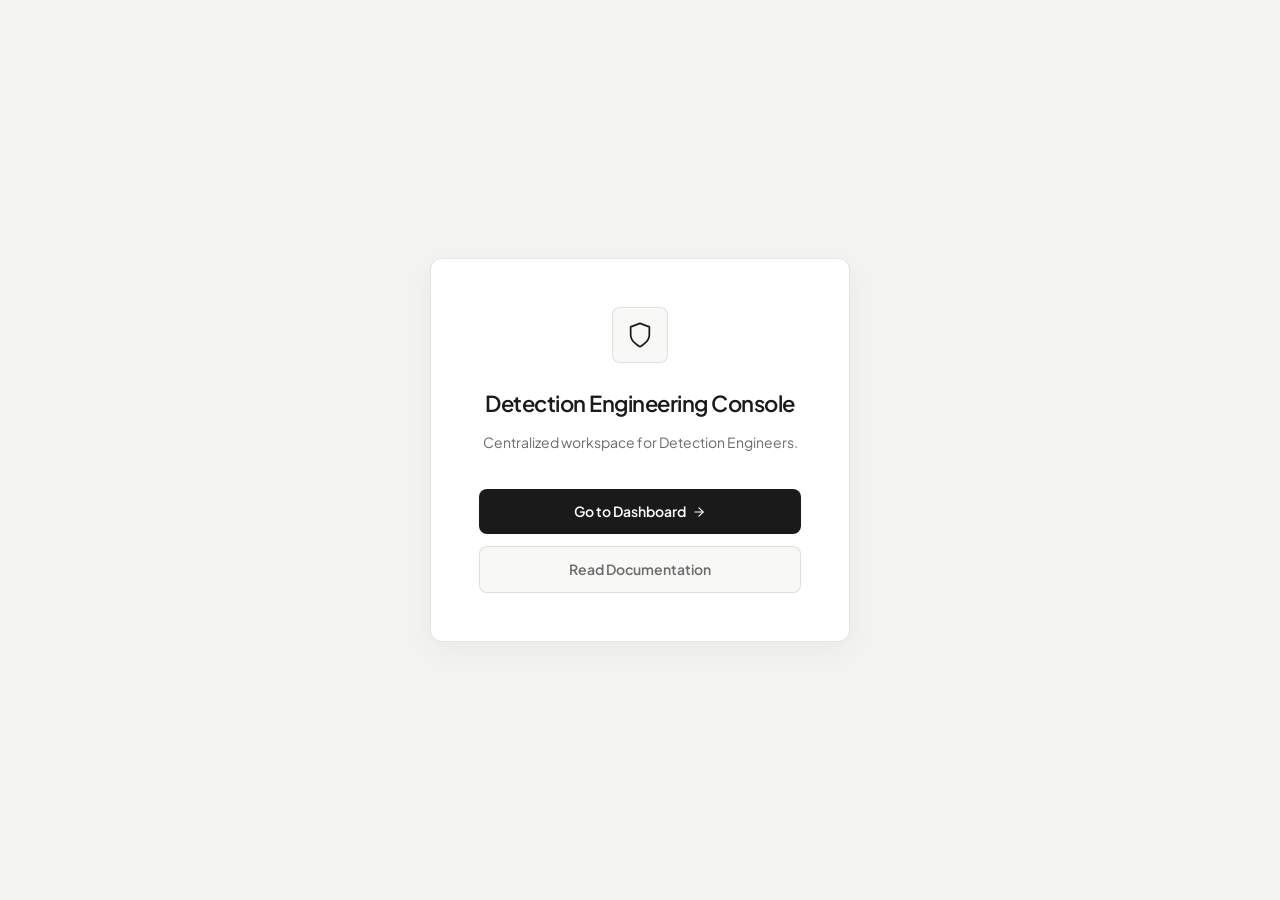
<file: index.html>
<!DOCTYPE html>
<html lang="en">
<head>
    <meta charset="UTF-8">
    <meta name="viewport" content="width=device-width, initial-scale=1.0">
    <title>Home - DE Console</title>
    <link rel="preconnect" href="https://fonts.googleapis.com">
    <link rel="preconnect" href="https://fonts.gstatic.com" crossorigin>
    <link href="https://fonts.googleapis.com/css2?family=Plus+Jakarta+Sans:wght@400;500;600;700&family=JetBrains+Mono:wght@400;500&display=swap" rel="stylesheet">
    <link rel="stylesheet" href="css/style.css">
    <style>
        body {
            background-color: var(--color-bg-sidebar);
            display: flex;
            align-items: center;
            justify-content: center;
            min-height: 100vh;
            margin: 0;
            padding: 20px;
        }

        .gateway-card {
            background: var(--color-bg-primary);
            border: 1px solid var(--color-border);
            border-radius: var(--radius-lg);
            padding: 48px;
            width: 100%;
            max-width: 420px;
            text-align: center;
            box-shadow: 0 10px 30px rgba(0,0,0,0.04);
            animation: slide-up 0.5s ease-out;
        }

        .gateway-logo {
            display: inline-flex;
            align-items: center;
            justify-content: center;
            width: 56px;
            height: 56px;
            background: var(--color-bg-secondary);
            border: 1px solid var(--color-border);
            border-radius: var(--radius-md);
            margin-bottom: 24px;
            color: var(--color-text-primary);
        }

        .gateway-logo svg {
            width: 28px;
            height: 28px;
            stroke: currentColor;
            fill: none;
            stroke-width: 1.5;
            stroke-linecap: round;
            stroke-linejoin: round;
        }

        .gateway-title {
            font-size: 22px;
            font-weight: 600;
            color: var(--color-text-primary);
            margin-bottom: 12px;
            letter-spacing: -0.5px;
        }

        .gateway-subtitle {
            font-size: 14px;
            color: var(--color-text-secondary);
            margin-bottom: 36px;
            line-height: 1.5;
        }

        .gateway-action {
            display: flex;
            flex-direction: column;
            gap: 12px;
        }

        .gateway-btn {
            width: 100%;
            justify-content: center;
            padding: 12px 16px;
            font-size: 14px;
            border-radius: var(--radius-md);
        }

        @keyframes slide-up {
            from {
                opacity: 0;
                transform: translateY(15px);
            }
            to {
                opacity: 1;
                transform: translateY(0);
            }
        }
    </style>
</head>
<body>

    <div class="gateway-card">
        <div class="gateway-logo">
            <svg viewBox="0 0 24 24">
                <path d="M12 22s8-4 8-10V5l-8-3-8 3v7c0 6 8 10 8 10z"></path>
            </svg>
        </div>
        
        <h1 class="gateway-title">Detection Engineering Console</h1>
        
        <p class="gateway-subtitle">Centralized workspace for Detection Engineers.</p>
        
        <div class="gateway-action">
            <a href="index.php" class="btn btn-primary gateway-btn">
                <span>Go to Dashboard</span>
                <svg viewBox="0 0 24 24" width="16" height="16" stroke="currentColor" fill="none" stroke-width="2" stroke-linecap="round" stroke-linejoin="round">
                    <line x1="5" y1="12" x2="19" y2="12"></line>
                    <polyline points="12 5 19 12 12 19"></polyline>
                </svg>
            </a>
            
            <a href="docs.html" class="btn btn-secondary gateway-btn">
                <span>Read Documentation</span>
            </a>
        </div>
    </div>

</body>
</html>
</file>
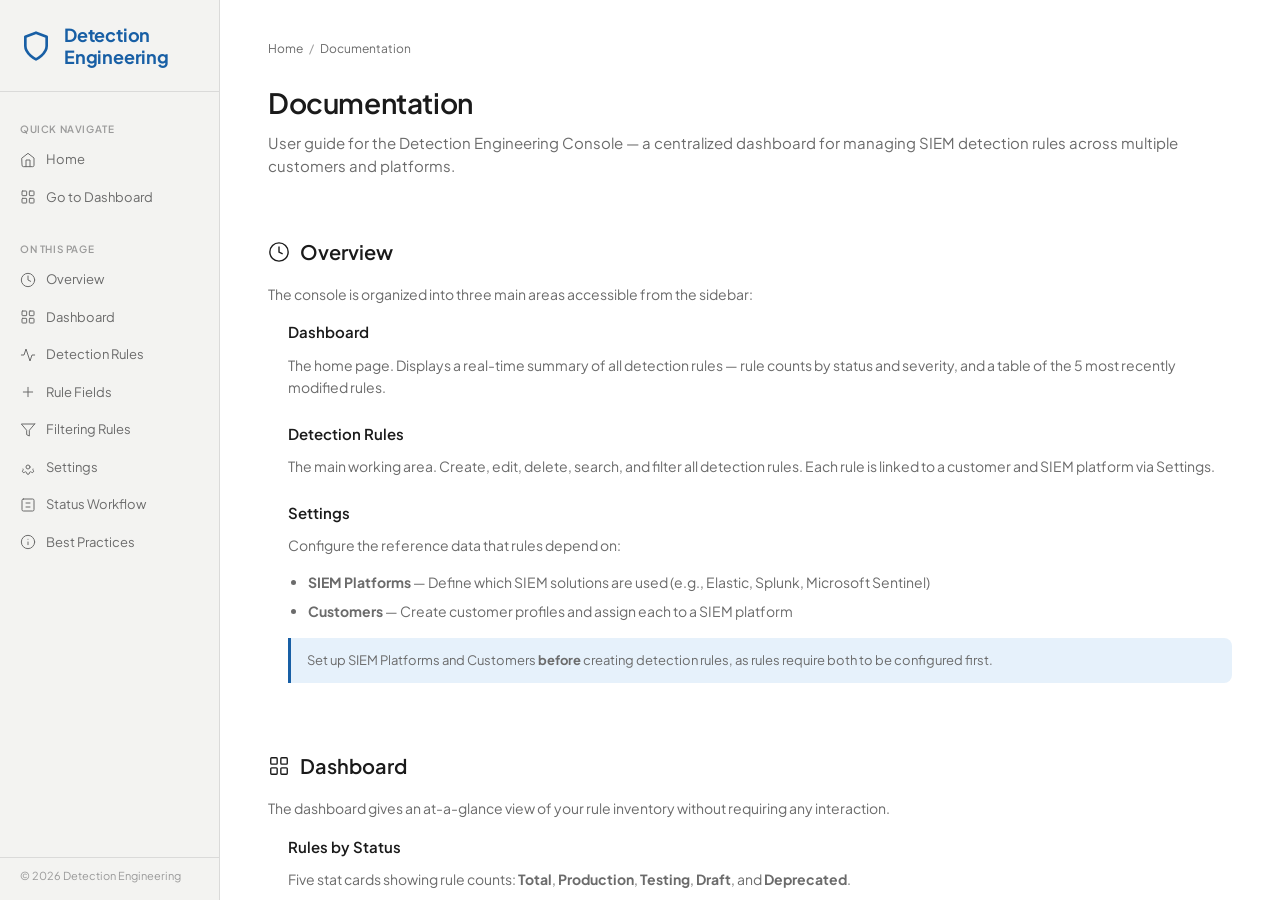
<file: docs.html>
<!DOCTYPE html>
<html lang="en">
<head>
    <meta charset="UTF-8">
    <meta name="viewport" content="width=device-width, initial-scale=1.0">
    <title>Documentation - DE Console</title>
    <link rel="preconnect" href="https://fonts.googleapis.com">
    <link rel="preconnect" href="https://fonts.gstatic.com" crossorigin>
    <link href="https://fonts.googleapis.com/css2?family=Plus+Jakarta+Sans:wght@400;500;600;700&family=JetBrains+Mono:wght@400;500&display=swap" rel="stylesheet">
    <link rel="stylesheet" href="css/style.css">
    <style>
        html { scroll-behavior: smooth; }
        .main-content {
            margin-left: 220px;
            height: 100vh;
            overflow-y: auto;
            padding: 40px 48px;
        }
        .help-section {
            margin-bottom: 48px;
        }
        .help-section h2 {
            font-size: 20px;
            font-weight: 600;
            margin-bottom: 16px;
            color: var(--color-text-primary);
            display: flex;
            align-items: center;
            gap: 10px;
            padding-top: 20px;
        }
        .help-section p { color: var(--color-text-secondary); line-height: 1.6; margin-bottom: 16px; }
        .help-subsection { margin-left: 20px; margin-bottom: 24px; }
        .help-subsection h3 { font-size: 15px; font-weight: 600; color: var(--color-text-primary); margin-bottom: 10px; }
        .help-subsection ul, .help-subsection ol { padding-left: 20px; color: var(--color-text-secondary); margin-bottom: 16px; }
        .help-subsection li { margin-bottom: 8px; line-height: 1.5; }
        .help-icon { width: 22px; height: 22px; stroke: currentColor; fill: none; stroke-width: 1.5; }
        .step-box { background: var(--color-bg-secondary); padding: 16px; border-radius: var(--radius-md); margin: 12px 0; border: 1px solid var(--color-border); }
        .step-number { display: inline-block; background: var(--color-text-primary); color: var(--color-bg-primary); width: 24px; height: 24px; border-radius: 50%; text-align: center; line-height: 24px; font-weight: 600; font-size: 12px; margin-right: 10px; }
        .field-table { width: 100%; border-collapse: collapse; font-size: 13px; margin-bottom: 16px; }
        .field-table th { text-align: left; padding: 8px 12px; font-size: 11px; font-weight: 600; color: var(--color-text-secondary); border-bottom: 2px solid var(--color-border); background: var(--color-bg-secondary); text-transform: uppercase; letter-spacing: 0.3px; }
        .field-table td { padding: 10px 12px; border-bottom: 1px solid var(--color-border); vertical-align: top; color: var(--color-text-secondary); }
        .field-table td:first-child { font-weight: 500; color: var(--color-text-primary); font-family: var(--font-mono); font-size: 12px; white-space: nowrap; }
        .field-table tr:last-child td { border-bottom: none; }
        .req-badge { display: inline-flex; padding: 1px 7px; border-radius: var(--radius-pill); font-size: 10px; font-weight: 600; background: var(--color-critical-bg); color: var(--color-critical); white-space: nowrap; }
        .opt-badge { display: inline-flex; padding: 1px 7px; border-radius: var(--radius-pill); font-size: 10px; font-weight: 600; background: var(--color-bg-secondary); color: var(--color-text-tertiary); white-space: nowrap; }
        .info-box { background: var(--color-medium-bg); border-left: 3px solid var(--color-medium); padding: 12px 16px; border-radius: 0 var(--radius-md) var(--radius-md) 0; font-size: 13px; color: var(--color-text-secondary); margin: 12px 0; line-height: 1.6; }
        .warn-box { background: var(--color-high-bg); border-left: 3px solid var(--color-high); padding: 12px 16px; border-radius: 0 var(--radius-md) var(--radius-md) 0; font-size: 13px; color: var(--color-text-secondary); margin: 12px 0; line-height: 1.6; }
        .status-flow { display: flex; align-items: center; gap: 8px; flex-wrap: wrap; margin: 16px 0; }
        .status-flow .arrow { color: var(--color-text-tertiary); font-size: 16px; }
    </style>
</head>
<body>
    <div class="app-layout">
        <!-- Sidebar / TOC -->
        <aside class="sidebar">
            <div class="sidebar-logo">
                <svg width="32" height="32" viewBox="0 0 24 24" fill="none" stroke="currentColor" stroke-width="2" stroke-linecap="round" stroke-linejoin="round" style="flex-shrink: 0;"><path d="M12 22s8-4 8-10V5l-8-3-8 3v7c0 6 8 10 8 10z"></path></svg>
                <span>Detection<br>Engineering</span>
            </div>

            <div class="sidebar-section" style="margin-top: 4px;">Quick Navigate</div>
            <a href="index.html" class="sidebar-item">
                <svg viewBox="0 0 24 24" fill="none" stroke="currentColor" stroke-width="2" stroke-linecap="round" stroke-linejoin="round"><path d="M3 9l9-7 9 7v11a2 2 0 0 1-2 2H5a2 2 0 0 1-2-2z"></path><polyline points="9 22 9 12 15 12 15 22"></polyline></svg>
                Home
            </a>
            <a href="index.php" class="sidebar-item">
                <svg viewBox="0 0 24 24"><rect x="3" y="3" width="7" height="7" rx="1"/><rect x="14" y="3" width="7" height="7" rx="1"/><rect x="3" y="14" width="7" height="7" rx="1"/><rect x="14" y="14" width="7" height="7" rx="1"/></svg>
                Go to Dashboard
            </a>

            <div class="sidebar-section" style="margin-top: 12px;">On This Page</div>
            <a href="#overview" class="sidebar-item">
                <svg viewBox="0 0 24 24"><circle cx="12" cy="12" r="10"></circle><polyline points="12 6 12 12 16 14"></polyline></svg>
                Overview
            </a>
            <a href="#dashboard" class="sidebar-item">
                <svg viewBox="0 0 24 24"><rect x="3" y="3" width="7" height="7" rx="1"/><rect x="14" y="3" width="7" height="7" rx="1"/><rect x="3" y="14" width="7" height="7" rx="1"/><rect x="14" y="14" width="7" height="7" rx="1"/></svg>
                Dashboard
            </a>
            <a href="#managing-rules" class="sidebar-item">
                <svg viewBox="0 0 24 24"><polyline points="22 12 18 12 15 21 9 3 6 12 2 12"></polyline></svg>
                Detection Rules
            </a>
            <a href="#rule-fields" class="sidebar-item">
                <svg viewBox="0 0 24 24"><path d="M12 5v14M5 12h14"></path></svg>
                Rule Fields
            </a>
            <a href="#filtering-rules" class="sidebar-item">
                <svg viewBox="0 0 24 24"><polygon points="22 3 2 3 10 12.46 10 19 14 21 14 12.46 22 3"></polygon></svg>
                Filtering Rules
            </a>
            <a href="#managing-settings" class="sidebar-item">
                <svg viewBox="0 0 24 24"><circle cx="12" cy="12" r="3"></circle><path d="M19.4 15a1.65 1.65 0 0 0 .33 1.82l.06.06a2 2 0 1 1-2.83 2.83l-.06-.06a1.65 1.65 0 0 0-1.82-.33 1.65 1.65 0 0 0-1 1.51V21a2 2 0 0 1-4 0v-.09A1.65 1.65 0 0 0 9 19.4a1.65 1.65 0 0 0-1.82.33l-.06.06a2 2 0 1 1-2.83-2.83l.06-.06A1.65 1.65 0 0 0 4.68 15"></path></svg>
                Settings
            </a>
            <a href="#rule-status-workflow" class="sidebar-item">
                <svg viewBox="0 0 24 24"><rect x="3" y="3" width="18" height="18" rx="2"></rect><line x1="9" y1="9" x2="15" y2="9"></line><line x1="9" y1="15" x2="15" y2="15"></line></svg>
                Status Workflow
            </a>
            <a href="#best-practices" class="sidebar-item">
                <svg viewBox="0 0 24 24"><circle cx="12" cy="12" r="10"></circle><line x1="12" y1="16" x2="12" y2="12"></line><line x1="12" y1="8" x2="12.01" y2="8"></line></svg>
                Best Practices
            </a>

            <div class="sidebar-spacer"></div>
            <div class="sidebar-footer">
                &copy; <span id="current-year"></span> Detection Engineering
            </div>
        </aside>

        <!-- Content -->
        <main class="main-content">
            <div class="breadcrumb" style="margin-bottom: 24px;">
                <a href="index.html">Home</a>
                <span class="separator">/</span>
                <span>Documentation</span>
            </div>

            <h1 class="page-title" style="font-size: 28px; margin-bottom: 8px;">Documentation</h1>
            <p style="color: var(--color-text-secondary); margin-bottom: 40px; font-size: 15px;">
                User guide for the Detection Engineering Console — a centralized dashboard for managing SIEM detection rules across multiple customers and platforms.
            </p>

            <!-- Overview -->
            <div id="overview" class="help-section">
                <h2>
                    <svg class="help-icon" viewBox="0 0 24 24"><circle cx="12" cy="12" r="10"></circle><polyline points="12 6 12 12 16 14"></polyline></svg>
                    Overview
                </h2>
                <p>The console is organized into three main areas accessible from the sidebar:</p>

                <div class="help-subsection">
                    <h3>Dashboard</h3>
                    <p>The home page. Displays a real-time summary of all detection rules — rule counts by status and severity, and a table of the 5 most recently modified rules.</p>
                </div>

                <div class="help-subsection">
                    <h3>Detection Rules</h3>
                    <p>The main working area. Create, edit, delete, search, and filter all detection rules. Each rule is linked to a customer and SIEM platform via Settings.</p>
                </div>

                <div class="help-subsection">
                    <h3>Settings</h3>
                    <p>Configure the reference data that rules depend on:</p>
                    <ul>
                        <li><strong>SIEM Platforms</strong> — Define which SIEM solutions are used (e.g., Elastic, Splunk, Microsoft Sentinel)</li>
                        <li><strong>Customers</strong> — Create customer profiles and assign each to a SIEM platform</li>
                    </ul>
                    <div class="info-box">Set up SIEM Platforms and Customers <strong>before</strong> creating detection rules, as rules require both to be configured first.</div>
                </div>
            </div>

            <!-- Dashboard -->
            <div id="dashboard" class="help-section">
                <h2>
                    <svg class="help-icon" viewBox="0 0 24 24"><rect x="3" y="3" width="7" height="7" rx="1"/><rect x="14" y="3" width="7" height="7" rx="1"/><rect x="3" y="14" width="7" height="7" rx="1"/><rect x="14" y="14" width="7" height="7" rx="1"/></svg>
                    Dashboard
                </h2>
                <p>The dashboard gives an at-a-glance view of your rule inventory without requiring any interaction.</p>

                <div class="help-subsection">
                    <h3>Rules by Status</h3>
                    <p>Five stat cards showing rule counts: <strong>Total</strong>, <strong>Production</strong>, <strong>Testing</strong>, <strong>Draft</strong>, and <strong>Deprecated</strong>.</p>
                </div>

                <div class="help-subsection">
                    <h3>Rules by Severity</h3>
                    <p>Four stat cards showing counts by severity level: <strong>Critical</strong>, <strong>High</strong>, <strong>Medium</strong>, and <strong>Low</strong>.</p>
                </div>

                <div class="help-subsection">
                    <h3>Recently Modified</h3>
                    <p>A table showing the <strong>5 most recently modified rules</strong>, sorted by Modified Date descending. Columns: Rule Name, Customer, Platform, Severity, Status, Modified, Modified By.</p>
                </div>
            </div>

            <!-- Detection Rules -->
            <div id="managing-rules" class="help-section">
                <h2>
                    <svg class="help-icon" viewBox="0 0 24 24"><polyline points="22 12 18 12 15 21 9 3 6 12 2 12"></polyline></svg>
                    Detection Rules
                </h2>

                <div class="help-subsection">
                    <h3>Adding a Rule</h3>
                    <div class="step-box">
                        <span class="step-number">1</span>
                        <strong>Go to Detection Rules</strong> — Click "Detection Rules" in the sidebar
                    </div>
                    <div class="step-box">
                        <span class="step-number">2</span>
                        <strong>Click "Add Rule"</strong> — Button at the top right
                    </div>
                    <div class="step-box">
                        <span class="step-number">3</span>
                        <strong>Fill in the form</strong> — Fields marked with <strong>*</strong> are required. See <a href="#rule-fields" style="color: var(--color-primary);">Rule Fields</a> for details.
                    </div>
                    <div class="step-box">
                        <span class="step-number">4</span>
                        <strong>Click "Save Rule"</strong> — Rule is saved and you are returned to the Detection Rules list
                    </div>
                </div>

                <div class="help-subsection">
                    <h3>Editing a Rule</h3>
                    <p>Click the <strong>pencil icon</strong> on any row in the rules table. The form opens pre-filled with the current values. Make changes and click "Update Rule".</p>
                </div>

                <div class="help-subsection">
                    <h3>Deleting a Rule</h3>
                    <p>Click the <strong>trash icon</strong> on any row. A confirmation dialog will appear before deletion. This action cannot be undone.</p>
                </div>

                <div class="help-subsection">
                    <h3>Rules Table Columns</h3>
                    <p>The table displays: No, Rule Name, Customer, Platform, Tactic, Technique, Severity, Status, Created, Modified, Created By, Modified By, and Actions. Dates are shown in human-readable format (e.g., "17 Apr 2026"). The table scrolls horizontally on smaller screens.</p>
                </div>
            </div>

            <!-- Rule Fields -->
            <div id="rule-fields" class="help-section">
                <h2>
                    <svg class="help-icon" viewBox="0 0 24 24"><path d="M12 5v14M5 12h14"></path></svg>
                    Rule Fields Reference
                </h2>
                <p>Complete reference for every field in the Add / Edit Rule form.</p>

                <table class="field-table">
                    <thead>
                        <tr>
                            <th>Field</th>
                            <th>Required</th>
                            <th>Description</th>
                        </tr>
                    </thead>
                    <tbody>
                        <tr>
                            <td>Customer</td>
                            <td><span class="req-badge">Required</span></td>
                            <td>The customer this rule is deployed for. Must be pre-configured in Settings → Customers.</td>
                        </tr>
                        <tr>
                            <td>Rule Name</td>
                            <td><span class="req-badge">Required</span></td>
                            <td>A clear, descriptive name for the detection. Max 200 characters.</td>
                        </tr>
                        <tr>
                            <td>Detection Logic</td>
                            <td><span class="req-badge">Required</span></td>
                            <td>The actual query or logic used in the SIEM to detect the threat (e.g., SPL for Splunk, KQL for Elastic/Sentinel).</td>
                        </tr>
                        <tr>
                            <td>Created By</td>
                            <td><span class="req-badge">Required</span></td>
                            <td>Name or identifier of the person who created this rule. Used for audit trail.</td>
                        </tr>
                        <tr>
                            <td>Modified By</td>
                            <td><span class="req-badge">Required</span></td>
                            <td>Name or identifier of the person who last modified this rule. Update this field whenever you edit the rule.</td>
                        </tr>
                        <tr>
                            <td>MITRE Tactic</td>
                            <td><span class="opt-badge">Optional</span></td>
                            <td>ATT&amp;CK tactic this rule maps to. Options: Reconnaissance, Resource Development, Initial Access, Execution, Persistence, Privilege Escalation, Defense Evasion, Credential Access, Discovery, Lateral Movement, Collection, Command and Control, Exfiltration, Impact.</td>
                        </tr>
                        <tr>
                            <td>MITRE Technique</td>
                            <td><span class="opt-badge">Optional</span></td>
                            <td>Technique ID from ATT&amp;CK, e.g., <code style="font-family: var(--font-mono); font-size: 12px;">T1078</code>. Max 100 characters.</td>
                        </tr>
                        <tr>
                            <td>Severity</td>
                            <td><span class="opt-badge">Default: Low</span></td>
                            <td>Risk level of the detection. Options: <span class="badge badge-critical">Critical</span> <span class="badge badge-high">High</span> <span class="badge badge-medium">Medium</span> <span class="badge badge-low">Low</span></td>
                        </tr>
                        <tr>
                            <td>Status</td>
                            <td><span class="opt-badge">Default: Draft</span></td>
                            <td>Lifecycle stage of the rule. Options: <span class="badge badge-draft">Draft</span> <span class="badge badge-testing">Testing</span> <span class="badge badge-production">Production</span> <span class="badge badge-deprecated">Deprecated</span></td>
                        </tr>
                        <tr>
                            <td>Created Date</td>
                            <td><span class="opt-badge">Default: Today</span></td>
                            <td>Date the rule was originally created. Defaults to today's date.</td>
                        </tr>
                        <tr>
                            <td>Modified Date</td>
                            <td><span class="opt-badge">Default: Today</span></td>
                            <td>Date of the last modification. Update this when editing the rule.</td>
                        </tr>
                    </tbody>
                </table>
            </div>

            <!-- Filtering Rules -->
            <div id="filtering-rules" class="help-section">
                <h2>
                    <svg class="help-icon" viewBox="0 0 24 24"><polygon points="22 3 2 3 10 12.46 10 19 14 21 14 12.46 22 3"></polygon></svg>
                    Filtering &amp; Searching Rules
                </h2>
                <p>The filter panel on the Detection Rules page lets you narrow down the rules table using multiple criteria simultaneously. Active filters are shown as tags below the filter panel.</p>

                <div class="help-subsection">
                    <h3>Search Bar</h3>
                    <p>Full-text search across <strong>Rule Name</strong> and <strong>MITRE Technique</strong> fields. Supports partial matches.</p>
                </div>

                <div class="help-subsection">
                    <h3>Dropdown Filters</h3>
                    <ul>
                        <li><strong>Customer</strong> — Filter rules belonging to a specific customer</li>
                        <li><strong>SIEM</strong> — Filter rules by the customer's SIEM platform</li>
                        <li><strong>Tactic</strong> — Filter by MITRE ATT&amp;CK tactic (all 14 tactics available)</li>
                        <li><strong>Severity</strong> — Filter by severity: Critical, High, Medium, or Low</li>
                        <li><strong>Status</strong> — Filter by lifecycle status: Draft, Testing, Production, or Deprecated</li>
                    </ul>
                </div>

                <div class="help-subsection">
                    <h3>Date Range Filters</h3>
                    <ul>
                        <li><strong>Created From → To</strong> — Filter rules by Created Date range</li>
                        <li><strong>Modified From → To</strong> — Filter rules by Modified Date range</li>
                    </ul>
                    <p>You can set only a start date, only an end date, or both to define a range.</p>
                </div>

                <div class="help-subsection">
                    <h3>Text Filters</h3>
                    <ul>
                        <li><strong>Created By</strong> — Partial match search on the Created By field</li>
                        <li><strong>Modified By</strong> — Partial match search on the Modified By field</li>
                        <li><strong>MITRE Technique</strong> — Partial match search on the Technique field</li>
                    </ul>
                </div>

                <div class="help-subsection">
                    <h3>Applying and Clearing Filters</h3>
                    <ul>
                        <li>Click <strong>"Filter"</strong> to apply the selected criteria</li>
                        <li>Click <strong>"Clear All"</strong> (appears when filters are active) to reset all filters</li>
                        <li>The result counter <em>"Showing X of Y rules"</em> updates to reflect active filters</li>
                    </ul>
                </div>
            </div>

            <!-- Managing Settings -->
            <div id="managing-settings" class="help-section">
                <h2>
                    <svg class="help-icon" viewBox="0 0 24 24"><circle cx="12" cy="12" r="3"></circle><path d="M19.4 15a1.65 1.65 0 0 0 .33 1.82l.06.06a2 2 0 1 1-2.83 2.83l-.06-.06a1.65 1.65 0 0 0-1.82-.33 1.65 1.65 0 0 0-1 1.51V21a2 2 0 0 1-4 0v-.09A1.65 1.65 0 0 0 9 19.4a1.65 1.65 0 0 0-1.82.33l-.06.06a2 2 0 1 1-2.83-2.83l.06-.06A1.65 1.65 0 0 0 4.68 15"></path></svg>
                    Settings
                </h2>
                <p>Settings contains two tabs: <strong>SIEM Platforms</strong> and <strong>Customers</strong>. Configure these before creating any rules.</p>

                <div class="help-subsection">
                    <h3>SIEM Platforms</h3>
                    <p>Manage the list of SIEM solutions used in your environment.</p>
                    <ul>
                        <li><strong>Add</strong> — Click "Add Platform", enter a name (e.g., Elastic, Splunk, Microsoft Sentinel), and click Save</li>
                        <li><strong>Edit</strong> — Click the pencil icon on a platform row to rename it</li>
                        <li><strong>Delete</strong> — Click the trash icon. Deletion is blocked if any Customer is still assigned to this platform</li>
                    </ul>
                    <div class="warn-box"><strong>Note:</strong> Deleting a SIEM platform that has customers assigned will show an error message. Remove or reassign all customers from that platform first.</div>
                </div>

                <div class="help-subsection">
                    <h3>Customers</h3>
                    <p>Manage customer profiles. Each customer is assigned to exactly one SIEM platform.</p>
                    <ul>
                        <li><strong>Add</strong> — Click "Add Customer", enter a name and select a SIEM platform, then click Save</li>
                        <li><strong>Edit</strong> — Click the pencil icon to update a customer's name or SIEM assignment</li>
                        <li><strong>Delete</strong> — Click the trash icon. Deletion is blocked if any Detection Rule references this customer</li>
                    </ul>
                    <div class="warn-box"><strong>Note:</strong> Deleting a customer that has rules assigned will show an error message. Delete or reassign all rules for that customer first.</div>
                </div>
            </div>

            <!-- Status Workflow -->
            <div id="rule-status-workflow" class="help-section">
                <h2>
                    <svg class="help-icon" viewBox="0 0 24 24"><rect x="3" y="3" width="18" height="18" rx="2"></rect><line x1="9" y1="9" x2="15" y2="9"></line><line x1="9" y1="15" x2="15" y2="15"></line></svg>
                    Rule Status Workflow
                </h2>
                <p>Each rule moves through a lifecycle. Status is updated manually via the Edit Rule form.</p>

                <div class="status-flow">
                    <span class="badge badge-draft">Draft</span>
                    <span class="arrow">→</span>
                    <span class="badge badge-testing">Testing</span>
                    <span class="arrow">→</span>
                    <span class="badge badge-production">Production</span>
                    <span class="arrow">→</span>
                    <span class="badge badge-deprecated">Deprecated</span>
                </div>

                <div class="help-subsection">
                    <h3>Status Descriptions</h3>
                    <ul>
                        <li><strong>Draft</strong> — Rule is being written or refined. Not yet deployed to SIEM. Use this when first creating a rule.</li>
                        <li><strong>Testing</strong> — Rule is deployed in a test or staging SIEM environment. Validate for false positives and logic correctness before promoting.</li>
                        <li><strong>Production</strong> — Rule is live and actively detecting threats in production SIEM. Detection logic must be complete and verified.</li>
                        <li><strong>Deprecated</strong> — Rule has been retired. Kept for historical reference. No longer active in SIEM.</li>
                    </ul>
                </div>

                <div class="info-box">Status does not automatically change — you must edit the rule and update it manually. This gives full control over the promotion process.</div>
            </div>

            <!-- Best Practices -->
            <div id="best-practices" class="help-section">
                <h2>
                    <svg class="help-icon" viewBox="0 0 24 24"><circle cx="12" cy="12" r="10"></circle><line x1="12" y1="16" x2="12" y2="12"></line><line x1="12" y1="8" x2="12.01" y2="8"></line></svg>
                    Best Practices
                </h2>

                <div class="help-subsection">
                    <h3>Naming Rules</h3>
                    <ul>
                        <li>Use a consistent naming pattern, e.g.: <code style="font-family: var(--font-mono); font-size: 12px;">[Tactic] - [Threat] - [Platform]</code></li>
                        <li>Be specific — "Brute Force Login via SSH" is better than "Login Detection"</li>
                        <li>Avoid abbreviations that are not widely understood</li>
                    </ul>
                </div>

                <div class="help-subsection">
                    <h3>MITRE ATT&amp;CK Mapping</h3>
                    <ul>
                        <li>Always fill in Tactic and Technique when the threat maps to ATT&amp;CK — it enables structured filtering</li>
                        <li>Use the official technique ID format: <code style="font-family: var(--font-mono); font-size: 12px;">T1078</code> for techniques, <code style="font-family: var(--font-mono); font-size: 12px;">T1078.001</code> for sub-techniques</li>
                    </ul>
                </div>

                <div class="help-subsection">
                    <h3>Detection Logic</h3>
                    <ul>
                        <li>Write the query in the syntax of the target SIEM (SPL for Splunk, KQL for Elastic/Sentinel, etc.)</li>
                        <li>Include comments in the logic to explain non-obvious conditions</li>
                        <li>Test the query in the SIEM before promoting to Production status</li>
                    </ul>
                </div>

                <div class="help-subsection">
                    <h3>Audit Trail</h3>
                    <ul>
                        <li>Always fill in <strong>Created By</strong> when adding a rule</li>
                        <li>Update <strong>Modified By</strong> and <strong>Modified Date</strong> every time you edit a rule — this keeps the audit trail accurate</li>
                    </ul>
                </div>

                <div class="help-subsection">
                    <h3>Status Progression</h3>
                    <ol>
                        <li>Create the rule in <strong>Draft</strong> — write and refine the detection logic</li>
                        <li>Promote to <strong>Testing</strong> — deploy to staging SIEM and monitor for false positives</li>
                        <li>Promote to <strong>Production</strong> — only after validation is complete</li>
                        <li>Move to <strong>Deprecated</strong> — when a rule is replaced or no longer relevant (do not delete, keep for history)</li>
                    </ol>
                </div>
            </div>

        </main>
    </div>

    <script>
        document.getElementById('current-year').textContent = new Date().getFullYear();
    </script>
</body>
</html>
</file>
<file: css/style.css>
*, *::before, *::after { box-sizing: border-box; margin: 0; padding: 0; }

:root {
    --font-sans: 'Plus Jakarta Sans', Arial, Helvetica, sans-serif;
    --font-mono: 'JetBrains Mono', monospace;
    --color-bg-primary: #ffffff;
    --color-bg-secondary: #f8f8f7;
    --color-bg-sidebar: #f3f3f1;
    --color-text-primary: #1a1a1a;
    --color-text-secondary: #6b6b6b;
    --color-text-tertiary: #9a9a9a;
    --color-border: rgba(0, 0, 0, 0.1);
    --color-border-hover: rgba(0, 0, 0, 0.2);
    --color-primary: #185FA5;
    --color-critical: #A32D2D; --color-critical-bg: #FCEBEB;
    --color-high: #854F0B; --color-high-bg: #FAEEDA;
    --color-medium: #185FA5; --color-medium-bg: #E6F1FB;
    --color-low: #3B6D11; --color-low-bg: #EAF3DE;
    --color-draft: #185FA5; --color-draft-bg: #E6F1FB;
    --color-testing: #534AB7; --color-testing-bg: #EEEDFE;
    --color-production: #3B6D11; --color-production-bg: #EAF3DE;
    --color-deprecated: #6b6b6b; --color-deprecated-bg: #f3f3f1;
    --radius-md: 8px; --radius-lg: 12px; --radius-pill: 20px;
}

body { font-family: var(--font-sans); font-size: 14px; line-height: 1.5; color: var(--color-text-primary); background: var(--color-bg-secondary); }
a { text-decoration: none; color: inherit; }
.app-layout { display: flex; height: 100vh; overflow: hidden; }
.sidebar { width: 220px; background: var(--color-bg-sidebar); border-right: 1px solid var(--color-border); padding: 20px 0 0; display: flex; flex-direction: column; flex-shrink: 0; height: 100vh; overflow-y: auto; position: fixed; top: 0; left: 0; z-index: 100; }
.sidebar-logo { display: flex; align-items: center; gap: 12px; padding: 4px 20px 24px; border-bottom: 1px solid var(--color-border); margin-bottom: 12px; color: var(--color-primary); }
.sidebar-logo span { font-size: 18px; font-weight: 700; line-height: 1.2; letter-spacing: -0.2px; }
.sidebar-section { font-size: 10px; font-weight: 600; color: var(--color-text-tertiary); padding: 14px 20px 4px; letter-spacing: 0.6px; text-transform: uppercase; }
.sidebar-item { padding: 9px 20px; font-size: 13px; color: var(--color-text-secondary); display: flex; align-items: center; gap: 10px; transition: background 0.15s; }
.sidebar-item:hover { background: rgba(0, 0, 0, 0.04); }
.sidebar-item.active { color: var(--color-text-primary); font-weight: 500; background: var(--color-bg-primary); }
.sidebar-item svg { width: 16px; height: 16px; stroke: currentColor; fill: none; stroke-width: 1.5; stroke-linecap: round; stroke-linejoin: round; flex-shrink: 0; }
.sidebar-spacer { flex: 1; min-height: 16px; }
.sidebar-footer { padding: 10px 20px 16px; font-size: 11px; color: var(--color-text-tertiary); border-top: 1px solid var(--color-border); }
.main-content { flex: 1; margin-left: 220px; height: 100vh; padding: 28px 32px; background: var(--color-bg-primary); overflow-y: auto; }
.page-title { font-size: 20px; font-weight: 600; letter-spacing: -0.4px; margin-bottom: 20px; }
.section-label { font-size: 11px; font-weight: 600; margin-bottom: 10px; color: var(--color-text-secondary); text-transform: uppercase; letter-spacing: 0.4px; }
.top-bar { display: flex; justify-content: space-between; align-items: center; margin-bottom: 20px; }
.top-bar .page-title { margin-bottom: 0; }
.btn { display: inline-flex; align-items: center; gap: 6px; padding: 8px 16px; border-radius: var(--radius-md); font-size: 13px; font-weight: 600; font-family: var(--font-sans); border: none; cursor: pointer; transition: opacity 0.15s; }
.btn:hover { opacity: 0.85; }
.btn-primary { background: var(--color-text-primary); color: var(--color-bg-primary); }
.btn-secondary { background: var(--color-bg-secondary); color: var(--color-text-secondary); border: 1px solid var(--color-border); }
.btn svg { width: 14px; height: 14px; stroke: currentColor; fill: none; stroke-width: 2; stroke-linecap: round; }
.stat-cards { display: grid; grid-template-columns: repeat(4, minmax(0, 1fr)); gap: 12px; margin-bottom: 24px; }
.stat-card { background: var(--color-bg-secondary); border-radius: var(--radius-md); padding: 14px 16px; }
.stat-card-label { font-size: 11px; font-weight: 500; color: var(--color-text-secondary); margin-bottom: 8px; }
.stat-card-value { font-size: 24px; font-weight: 600; letter-spacing: -0.5px; }
.table-scroll { 
    overflow-x: auto;
    overflow-y: auto;
    max-height: calc(100vh - 220px);
    border: 1px solid var(--color-border);
    border-radius: var(--radius-md);
    background: var(--color-bg-primary);
}

.data-table { width: 100%; border-collapse: collapse; font-size: 13px; }
.data-table th { text-align: left; padding: 12px 10px; font-size: 11px; font-weight: 600; color: var(--color-text-secondary); border-bottom: 2px solid var(--color-border); text-transform: uppercase; letter-spacing: 0.3px; background: var(--color-bg-secondary); }
.data-table td { padding: 12px 10px; border-bottom: 1px solid var(--color-border); vertical-align: middle; }
.data-table tr:last-child td { border-bottom: none; }
.data-table .cell-bold { font-weight: 500; }
.data-table .cell-muted { color: var(--color-text-secondary); font-size: 12px; }

.rules-table { min-width: 1400px; }
.rules-table th.col-wide,
.rules-table td.col-wide {
    min-width: 130px;
    white-space: nowrap;
}
.rules-table th.col-date,
.rules-table td.col-date {
    min-width: 100px;
    white-space: nowrap;
}
.rules-table th.col-user,
.rules-table td.col-user {
    min-width: 120px;
    white-space: nowrap;
}
.badge { display: inline-flex; padding: 3px 10px; border-radius: var(--radius-pill); font-size: 11px; font-weight: 600; white-space: nowrap; }
.badge-critical { background: var(--color-critical-bg); color: var(--color-critical); }
.badge-high { background: var(--color-high-bg); color: var(--color-high); }
.badge-medium { background: var(--color-medium-bg); color: var(--color-medium); }
.badge-low { background: var(--color-low-bg); color: var(--color-low); }
.badge-draft { background: var(--color-draft-bg); color: var(--color-draft); }
.badge-testing { background: var(--color-testing-bg); color: var(--color-testing); }
.badge-production { background: var(--color-production-bg); color: var(--color-production); }
.badge-deprecated { background: var(--color-deprecated-bg); color: var(--color-deprecated); }
.action-icons { display: flex; gap: 4px; }
.action-icon { width: 28px; height: 28px; display: inline-flex; align-items: center; justify-content: center; border-radius: var(--radius-md); color: var(--color-text-secondary); cursor: pointer; transition: background 0.15s; background: none; border: none; }
.action-icon:hover { background: var(--color-bg-secondary); }
.action-icon svg { width: 14px; height: 14px; stroke: currentColor; fill: none; stroke-width: 1.5; stroke-linecap: round; stroke-linejoin: round; }
.search-wrap { position: relative; margin-bottom: 12px; }
.search-wrap svg { position: absolute; left: 12px; top: 50%; transform: translateY(-50%); width: 16px; height: 16px; stroke: var(--color-text-tertiary); fill: none; stroke-width: 1.5; stroke-linecap: round; stroke-linejoin: round; pointer-events: none; }
.search-input { width: 100%; padding: 9px 12px 9px 38px; font-size: 13px; font-family: var(--font-sans); border: 1px solid var(--color-border); border-radius: var(--radius-md); background: var(--color-bg-secondary); color: var(--color-text-primary); outline: none; transition: border-color 0.15s; }
.search-input:focus { border-color: var(--color-border-hover); background: var(--color-bg-primary); }

/* Filter panel — 3-row layout */
.filter-panel { margin-bottom: 14px; }
.filter-row { display: flex; flex-wrap: wrap; gap: 8px; margin-bottom: 8px; align-items: center; }
.filter-row-dates { display: flex; flex-wrap: wrap; gap: 16px; margin-bottom: 8px; align-items: flex-end; }
.filter-date-group { display: flex; flex-direction: column; gap: 4px; }
.filter-date-group label { font-size: 10px; font-weight: 600; color: var(--color-text-tertiary); text-transform: uppercase; letter-spacing: 0.4px; }
.filter-date-range { display: flex; align-items: center; gap: 6px; }
.filter-date-range span { font-size: 11px; color: var(--color-text-tertiary); }
.filter-row-actions { display: flex; align-items: center; gap: 8px; }
.filter-chip { display: inline-flex; align-items: center; gap: 4px; padding: 6px 12px; font-size: 12px; font-family: var(--font-sans); border: 1px solid var(--color-border); border-radius: var(--radius-pill); background: var(--color-bg-primary); color: var(--color-text-secondary); cursor: pointer; transition: border-color 0.15s; appearance: none; font-weight: 400; }
.filter-chip:hover { border-color: var(--color-border-hover); }
.filter-chip.active { border-color: var(--color-text-primary); color: var(--color-text-primary); background: var(--color-bg-secondary); font-weight: 500; }
.filter-date-input { padding: 5px 10px; font-size: 12px; font-family: var(--font-sans); border: 1px solid var(--color-border); border-radius: var(--radius-md); background: var(--color-bg-primary); color: var(--color-text-primary); outline: none; transition: border-color 0.15s; }
.filter-date-input:focus { border-color: var(--color-border-hover); }
.filter-text-input { padding: 5px 10px; font-size: 12px; font-family: var(--font-sans); border: 1px solid var(--color-border); border-radius: var(--radius-md); background: var(--color-bg-primary); color: var(--color-text-primary); outline: none; transition: border-color 0.15s; min-width: 120px; }
.filter-text-input:focus { border-color: var(--color-border-hover); }

.active-filters { display: flex; flex-wrap: wrap; gap: 6px; margin-bottom: 14px; }
.filter-tag { display: inline-flex; align-items: center; gap: 5px; padding: 4px 10px; font-size: 11px; border-radius: var(--radius-md); background: var(--color-bg-secondary); color: var(--color-text-primary); }
.filter-tag .tag-label { color: var(--color-text-secondary); margin-right: 2px; font-weight: 500; }
.result-meta { display: flex; justify-content: space-between; align-items: center; margin-bottom: 12px; font-size: 12px; color: var(--color-text-secondary); }
.clear-link { font-size: 12px; color: var(--color-text-secondary); cursor: pointer; text-decoration: underline; text-underline-offset: 2px; }
.breadcrumb { display: flex; gap: 6px; align-items: center; font-size: 12px; color: var(--color-text-secondary); margin-bottom: 16px; }
.breadcrumb .separator { color: var(--color-text-tertiary); }
.form-grid { display: grid; grid-template-columns: 1fr 1fr; gap: 14px; }
.form-group { display: flex; flex-direction: column; gap: 5px; }
.form-group.full-width { grid-column: 1 / -1; }
.form-group label { font-size: 11px; color: var(--color-text-secondary); font-weight: 600; letter-spacing: 0.2px; }
.form-group input, .form-group select, .form-group textarea { font-size: 13px; font-family: var(--font-sans); padding: 8px 12px; border: 1px solid var(--color-border); border-radius: var(--radius-md); background: var(--color-bg-primary); color: var(--color-text-primary); outline: none; transition: border-color 0.15s; }
.form-group input:focus, .form-group select:focus, .form-group textarea:focus { border-color: var(--color-border-hover); }
.form-group textarea { min-height: 90px; resize: vertical; font-family: var(--font-mono); font-size: 12px; }
.form-actions { grid-column: 1 / -1; display: flex; gap: 10px; margin-top: 4px; }
.settings-tabs { display: flex; gap: 0; margin-bottom: 20px; border-bottom: 1px solid var(--color-border); }
.settings-tab { padding: 8px 16px; font-size: 13px; color: var(--color-text-secondary); border-bottom: 2px solid transparent; cursor: pointer; transition: color 0.15s; font-weight: 400; }
.settings-tab:hover { color: var(--color-text-primary); }
.settings-tab.active { color: var(--color-text-primary); font-weight: 600; border-bottom-color: var(--color-text-primary); }
.inline-form { background: var(--color-bg-secondary); border-radius: var(--radius-md); padding: 16px; margin-bottom: 16px; display: none; }
.inline-form.show { display: block; }

@media (max-width: 768px) {
    .sidebar { position: relative; width: 100%; height: auto; border-right: none; border-bottom: 1px solid var(--color-border); }
    .sidebar-spacer { display: none; }
    .main-content { margin-left: 0; height: auto; padding: 16px; }
}
</file>
